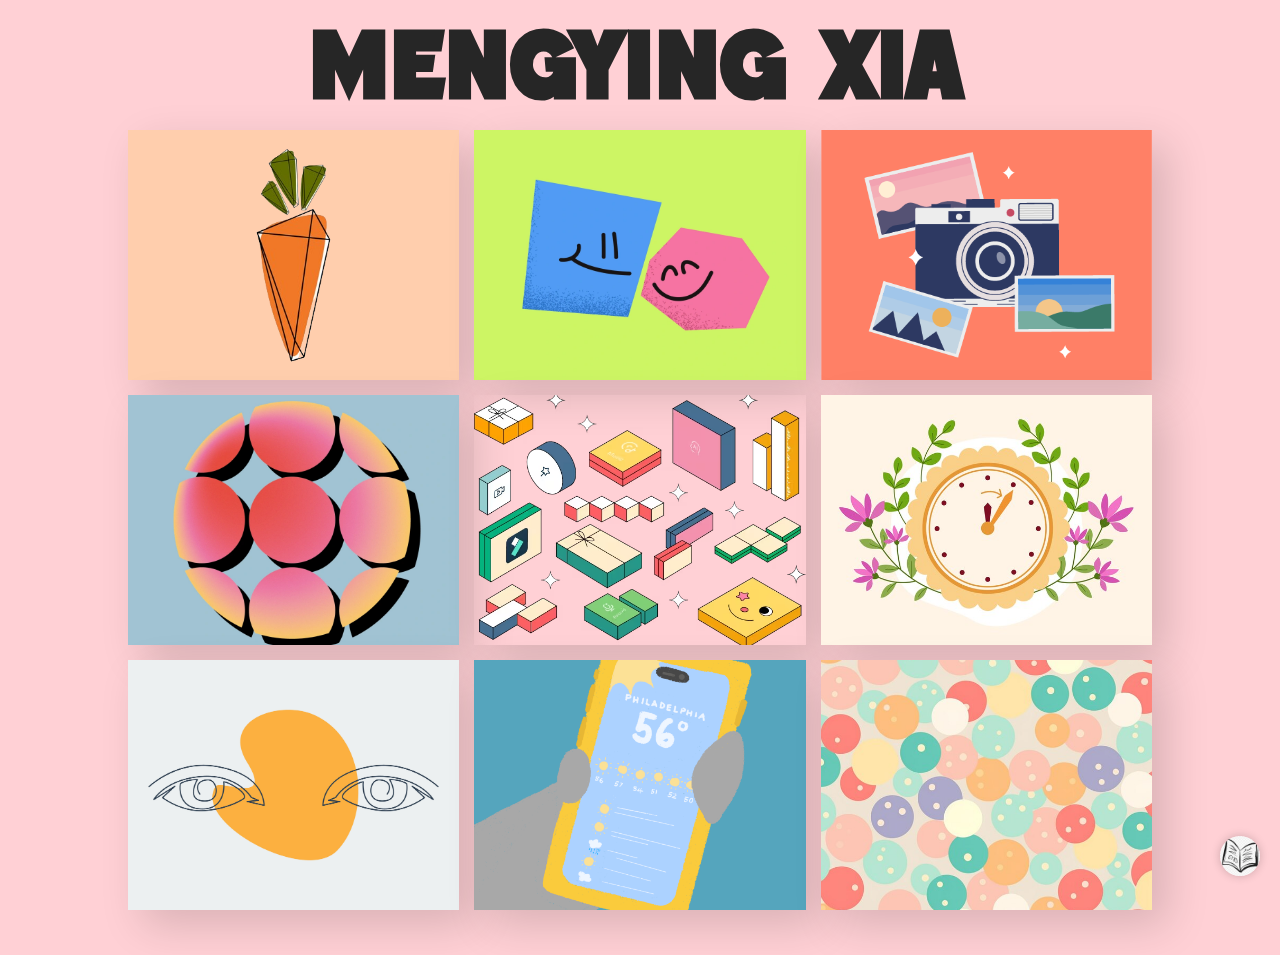
<file: MengyingXia_FinalPortfolio/index.html>
<!DOCTYPE html>
<html lang="en">

<head>
    <meta name="viewport" content="width=device-width, initial-scale=1, maximum-scale=1, user-scalable=no">
    <title>Mengying Xia's Final Portfolio</title>
    <link rel="stylesheet" href="style.css">
</head>

<body>
    <div class="wrapper">
        <h1 class="section-header">Mengying Xia</h1>
        <div class="main-content">
            <div class="box" id="box1" data-hover-color="#f09351" onclick="navigateToURL('https://codepen.io/Mengying-Xia/pen/YzdVNar')">
                <img src="S1A1.png" alt="Carrot">
                <div class="img-text">
                    <div class="content">
                        <h2>Section 1<br>Assignment 1</h2>
                    <p>A recreation of a carrot sticker with ASCII characters.</p>
                    </div>
                </div>
            </div>
            <div class="box" id="box2" data-hover-color="#FFA8F8" onclick="navigateToURL('https://codepen.io/Mengying-Xia/pen/eYbRGvy')">
                <img src="S1A2.png" alt="CSS for Life">
                <div class="img-text">
                    <div class="content">
                        <h2>Section 1<br>Assignment 2</h2>
                    <p>'CSS Still Life' based on collaboratively built assemblage sculpture in class, emphasizing HTML layout, nesting, CSS styling, with animations and design reductions.</p>
                    </div>
                </div>
            </div>
            <div class="box" id="box3" data-hover-color="#a686f0" onclick="navigateToURL('https://mxia0805.github.io/s1fp/')">
                <img src="S1FP.png" alt="My September Photo Gallery">
                <div class="img-text">
                    <div class="content">
                        <h2>Section 1<br>Final Project</h2>
                    <p>Explore my September Photo Gallery—a dynamic blend of exhibition elements showcasing a diverse array of images I captured throughout the month.</p>
                    </div>
                </div>
            </div>

            <div class="box" id="box4" data-hover-color="#94e0a6" onclick="navigateToURL('https://mxia0805.github.io/s1fp/october.html')">
                <img src="S2A1.png" alt="Web Ring">
                <div class="img-text">
                    <div class="content">
                        <h2>Section 2<br>Assignment 1</h2>
                    <p>We constructed a Web Ring linking and looping between all classmates' Section 1 Final Projects. Hint: start exploring others' work by clicking the 'Alien' icon.</p>
                    </div>
                </div>
            </div>
            <div class="box" id="box5" data-hover-color="#ffd991" onclick="navigateToURL('https://mxia0805.github.io/s2a2/')">
                <img src="S2A2.avif" alt="Unboxing">
                <div class="img-text">
                    <div class="content">
                        <h2>Section 2<br>Assignment 2</h2>
                    <p>The Unboxing Experience: A user-engaging, self-contained single-page site with hover effects and CSS selectors, ensuring optimal adaptability to diverse viewport sizes and usage of alt text.</p>
                    </div>
                </div>
            </div>
            <div class="box" id="box6" data-hover-color="#CBF5BA" onclick="navigateToURL('https://editor.p5js.org/MENGYINGX/sketches/vxCYUFiqK')">
                <img src="S2FP.jpg" alt="Blooming Clock">
                <div class="img-text">
                    <div class="content">
                        <h2>Section 2<br>Final Project</h2>
                    <p>Blooming Clock: A browser-based design using p5.js that creatively utilizes the system clock's three basic events (seconds, minutes, hours).</p>
                    </div>
                </div>
            </div>
            <div class="box" id="box7" data-hover-color="#fcbaa4" onclick="navigateToURL('https://saeylli.github.io//s3a1/index.html')">
                <img src="S3A1.jpg" alt="Human Observation">
                <div class="img-text">
                    <div class="content">
                        <h2>Section 3<br>Assignment 1</h2>
                    <p>Human Observation: a collaborative project where we script and perform a program, incorporating scripted 'functions' while introducing an element of 'chance'.</p>
                    </div>
                </div>
            </div>
            <div class="box" id="box8" data-hover-color="#A2C7E7" onclick="navigateToURL('https://jmo14.github.io/S3fp/')">
                <img src="S3A2.png" alt="Coat Check">
                <div class="img-text">
                    <div class="content">
                        <h2>Section 3<br>Assignment 2</h2>
                    <p>Coat Check: A promotion webstie for an interactive API linking with IFTTT, incorporating illustrative story boards and UI Design.</p>
                    </div>
                </div>
            </div>
            <div class="box" id="box9" data-hover-color="#CBB5F9" onclick="navigateToURL('https://mxia0805.github.io/s3fp/')">
                <img src="S3FP.jpg" alt="Bubble Generator">
                <div class="img-text">
                    <div class="content">
                        <h2>Section 3<br>Final Project</h2>
                    <p>Explore the interactive world of this Bubble Generator—an engaging generative design powered by JavaScript, featuring dynamic visual elements crafted with functions, loops, and conditionals.</p>
                    </div>
                </div>
            </div>

            <a href="reading.html" class="book-icon-link">
                <img src="bookicon.webp" alt="Reading Responses">
            </a>
        </div>
    </div>
 
        <script>
            function navigateToURL(url) {
                window.location.href = url;
            }
        </script>
    
    <script src="script.js"></script>
</body>

</html>
</file>
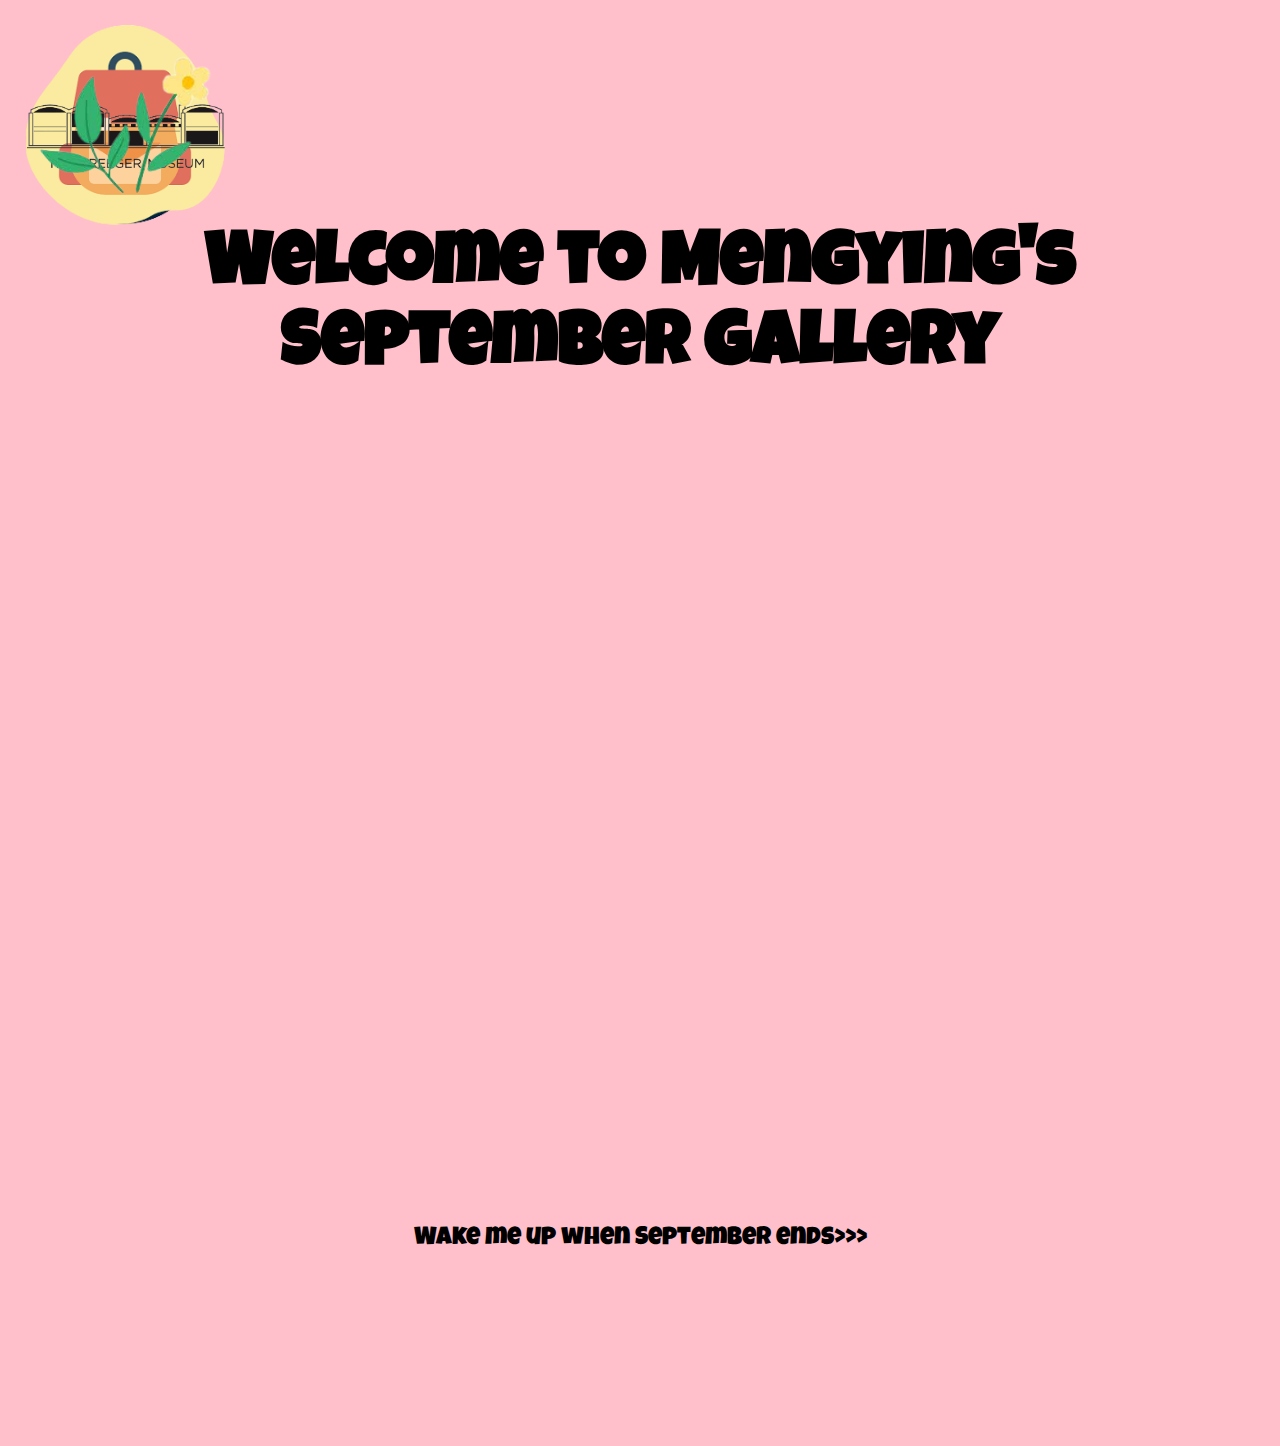
<file: s1fp/index.html>
<head>
    <link rel="stylesheet" href="style.css">
</head>
<body id="index">

    <section id="maintext">
       <h1>Welcome to Mengying's September Gallery</h1>
    </section>
    
    <table id="iconnav">
        <tr>
            <td class="easeanimation">    
            <a href="2.html"><img src="beach icon.png"></a>
            </td>
            
            <td class="easeanimation">
                <a href="3.html"><img src="DC icon.png"></a>  
            </td>
            
            <td class="easeanimation">
                <a href="4.html"><img src="food icon 4.png"></a>
            </td>
          </tr>

          <tr>
            <td class="easeanimation">
             <a href="5.html"><img src="backpack icon.png"></a>
            </td>

            <td class="easeanimation">
                <a href="6.html"><img src="museum icon.png"></a>
            </td>

            <td class="easeanimation">
                <a href="7.html"><img src="plants icon.png"></a>
            </td>
          </tr>
    </table>  
    
    <a href="october.html" id="buttonlink"><div id ="button">Wake me up when September ends>>></div></a>

  
</body>
</file>
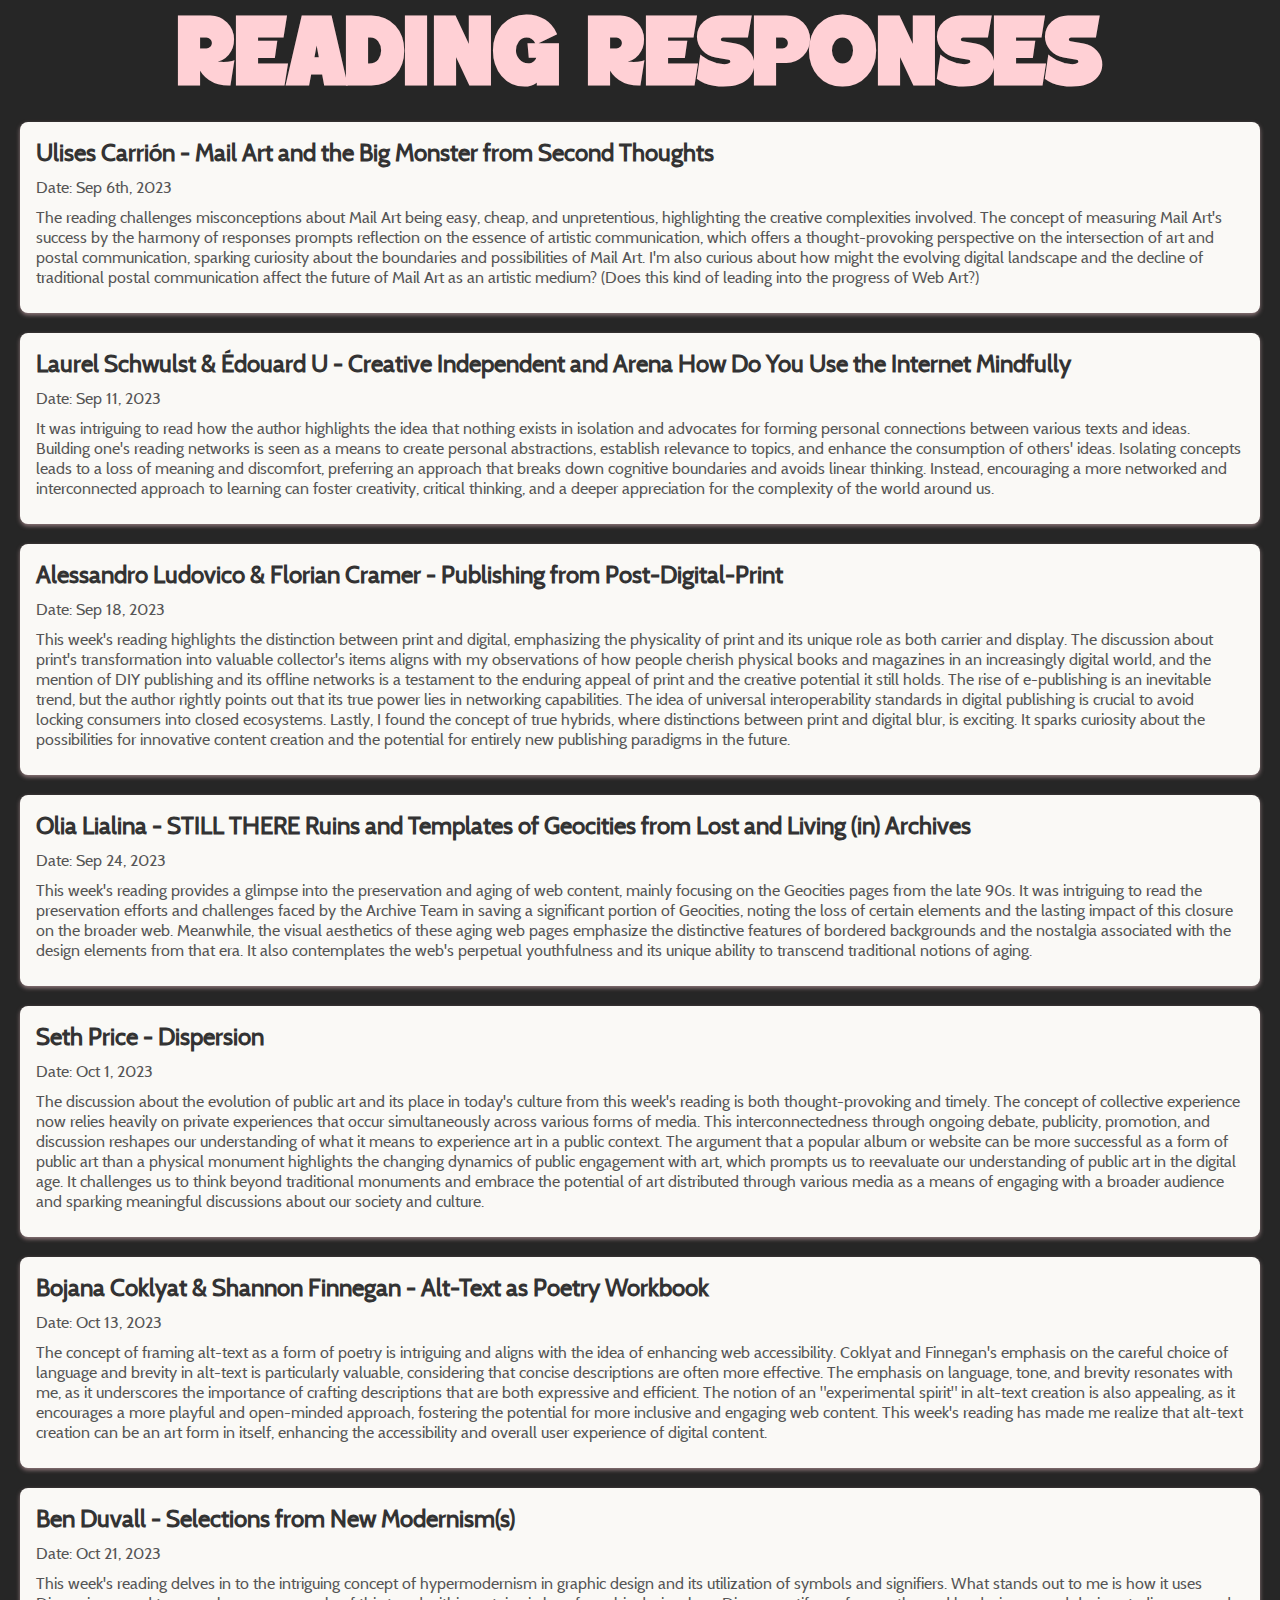
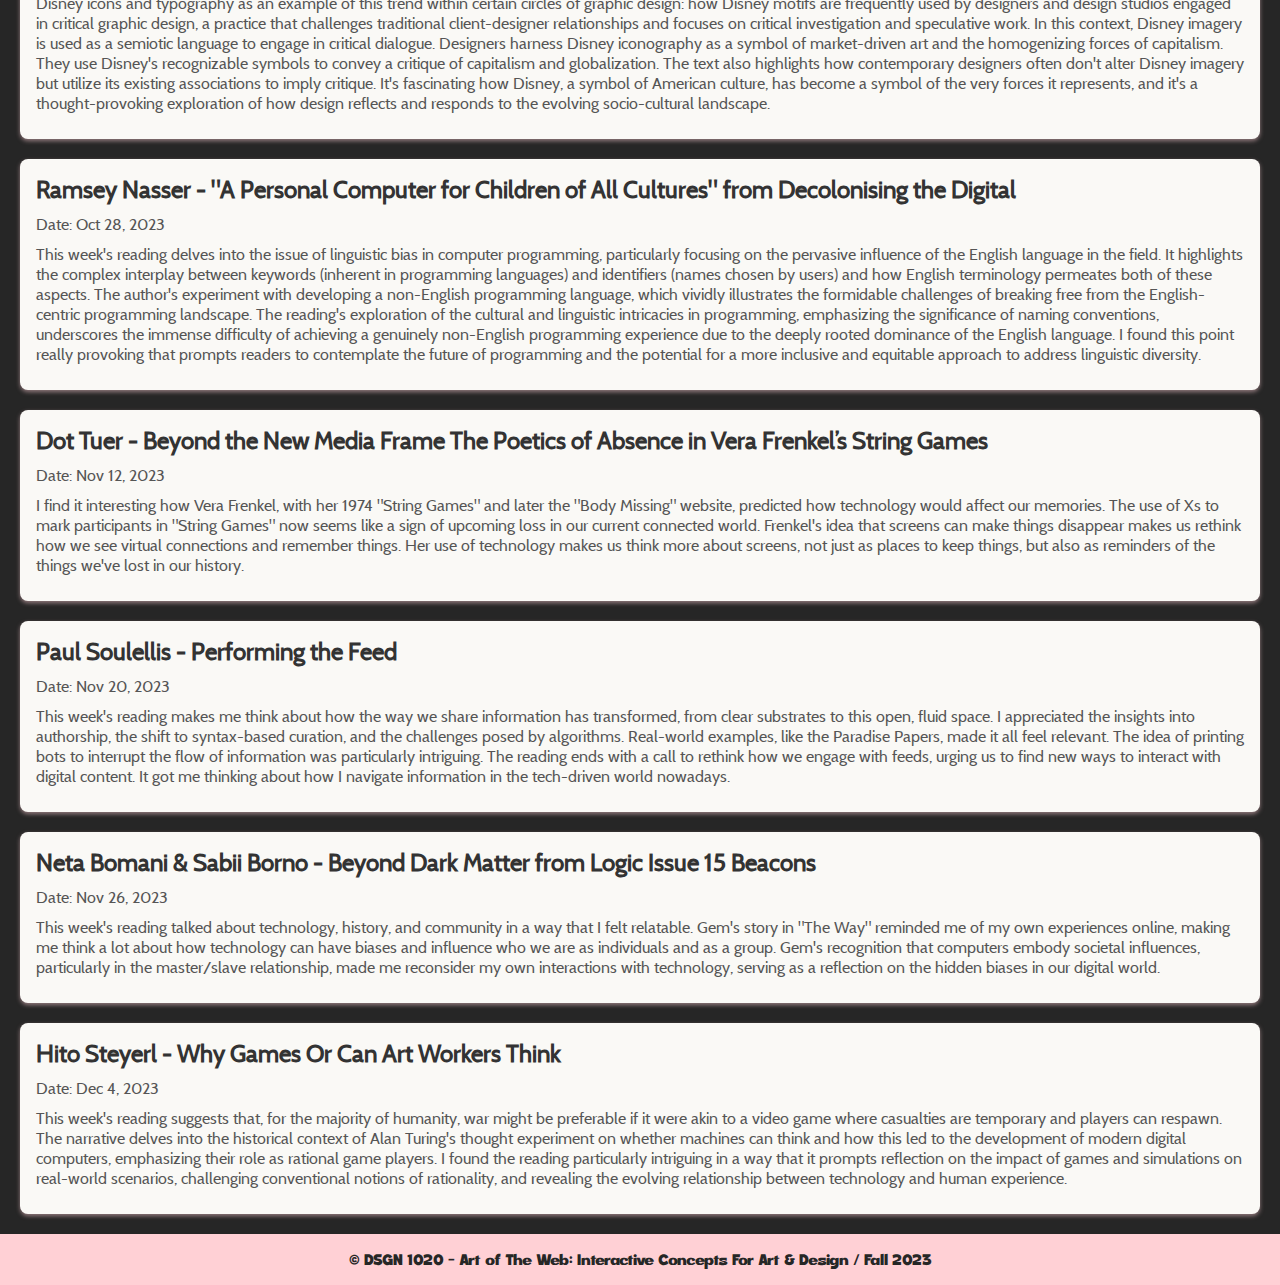
<file: MengyingXia_FinalPortfolio/reading.html>
<!DOCTYPE html>
<html lang="en">

<head>
    <meta charset="UTF-8">
    <meta name="viewport" content="width=device-width, initial-scale=1.0">
    <title>Reading Responses</title>
    <link rel="stylesheet" href="style1.css">
</head>

<body>
    <header>
        <h1>READING RESPONSES</h1>
    </header>

    <div class="reading-response-container">
        <h2>Ulises Carrión - Mail Art and the Big Monster from Second Thoughts</h2>
        <p>Date: Sep 6th, 2023</p>
        <p>
            The reading challenges misconceptions about Mail Art being easy, cheap, and unpretentious, highlighting the creative complexities involved. The concept of measuring Mail Art's success by the harmony of responses prompts reflection on the essence of artistic communication, which offers a thought-provoking perspective on the intersection of art and postal communication, sparking curiosity about the boundaries and possibilities of Mail Art. I'm also curious about how might the evolving digital landscape and the decline of traditional postal communication affect the future of Mail Art as an artistic medium? (Does this kind of leading into the progress of Web Art?) 
        </p>
    </div>

    <div class="reading-response-container">
        <h2>Laurel Schwulst & Édouard U - Creative Independent and Arena How Do You Use the Internet Mindfully</h2>
        <p>Date: Sep 11, 2023</p>
        <p>
            It was intriguing to read how the author highlights the idea that nothing exists in isolation and advocates for forming personal connections between various texts and ideas. Building one's reading networks is seen as a means to create personal abstractions, establish relevance to topics, and enhance the consumption of others' ideas. Isolating concepts leads to a loss of meaning and discomfort, preferring an approach that breaks down cognitive boundaries and avoids linear thinking. Instead, encouraging a more networked and interconnected approach to learning can foster creativity, critical thinking, and a deeper appreciation for the complexity of the world around us.
        </p>
    </div>

    <div class="reading-response-container">
        <h2>Alessandro Ludovico & Florian Cramer - Publishing from Post-Digital-Print</h2>
        <p>Date: Sep 18, 2023</p>
        <p>
            This week's reading highlights the distinction between print and digital, emphasizing the physicality of print and its unique role as both carrier and display. The discussion about print's transformation into valuable collector's items aligns with my observations of how people cherish physical books and magazines in an increasingly digital world, and the mention of DIY publishing and its offline networks is a testament to the enduring appeal of print and the creative potential it still holds. The rise of e-publishing is an inevitable trend, but the author rightly points out that its true power lies in networking capabilities. The idea of universal interoperability standards in digital publishing is crucial to avoid locking consumers into closed ecosystems. Lastly, I found the concept of true hybrids, where distinctions between print and digital blur, is exciting. It sparks curiosity about the possibilities for innovative content creation and the potential for entirely new publishing paradigms in the future.
        </p>
    </div>
     
    <div class="reading-response-container">
        <h2>Olia Lialina - STILL THERE Ruins and Templates of Geocities from Lost and Living (in) Archives</h2>
        <p>Date: Sep 24, 2023</p>
        <p>
            This week's reading provides a glimpse into the preservation and aging of web content, mainly focusing on the Geocities pages from the late 90s.  It was intriguing to read the preservation efforts and challenges faced by the Archive Team in saving a significant portion of Geocities, noting the loss of certain elements and the lasting impact of this closure on the broader web. Meanwhile, the visual aesthetics of these aging web pages emphasize the distinctive features of bordered backgrounds and the nostalgia associated with the design elements from that era. It also contemplates the web's perpetual youthfulness and its unique ability to transcend traditional notions of aging. 
        </p>
    </div>

    <div class="reading-response-container">
        <h2>Seth Price - Dispersion</h2>
        <p>Date: Oct 1, 2023</p>
        <p>
            The discussion about the evolution of public art and its place in today's culture from this week's reading is both thought-provoking and timely. The concept of collective experience now relies heavily on private experiences that occur simultaneously across various forms of media. This interconnectedness through ongoing debate, publicity, promotion, and discussion reshapes our understanding of what it means to experience art in a public context. The argument that a popular album or website can be more successful as a form of public art than a physical monument highlights the changing dynamics of public engagement with art, which prompts us to reevaluate our understanding of public art in the digital age. It challenges us to think beyond traditional monuments and embrace the potential of art distributed through various media as a means of engaging with a broader audience and sparking meaningful discussions about our society and culture.
        </p>
    </div>

    <div class="reading-response-container">
        <h2>Bojana Coklyat & Shannon Finnegan - Alt-Text as Poetry Workbook</h2>
        <p>Date: Oct 13, 2023</p>
        <p>
            The concept of framing alt-text as a form of poetry is intriguing and aligns with the idea of enhancing web accessibility. Coklyat and Finnegan's emphasis on the careful choice of language and brevity in alt-text is particularly valuable, considering that concise descriptions are often more effective. The emphasis on language, tone, and brevity resonates with me, as it underscores the importance of crafting descriptions that are both expressive and efficient. The notion of an "experimental spirit" in alt-text creation is also appealing, as it encourages a more playful and open-minded approach, fostering the potential for more inclusive and engaging web content. This week's reading has made me realize that alt-text creation can be an art form in itself, enhancing the accessibility and overall user experience of digital content.
        </p>
    </div>

    <div class="reading-response-container">
        <h2>Ben Duvall - Selections from New Modernism(s)</h2>
        <p>Date: Oct 21, 2023</p>
        <p>
            This week's reading delves in to the intriguing concept of hypermodernism in graphic design and its utilization of symbols and signifiers. What stands out to me is how it uses Disney icons and typography as an example of this trend within certain circles of graphic design: how Disney motifs are frequently used by designers and design studios engaged in critical graphic design, a practice that challenges traditional client-designer relationships and focuses on critical investigation and speculative work. In this context, Disney imagery is used as a semiotic language to engage in critical dialogue. Designers harness Disney iconography as a symbol of market-driven art and the homogenizing forces of capitalism. They use Disney's recognizable symbols to convey a critique of capitalism and globalization. The text also highlights how contemporary designers often don't alter Disney imagery but utilize its existing associations to imply critique. It's fascinating how Disney, a symbol of American culture, has become a symbol of the very forces it represents, and it's a thought-provoking exploration of how design reflects and responds to the evolving socio-cultural landscape.
        </p>
    </div>

    <div class="reading-response-container">
        <h2>Ramsey Nasser - "A Personal Computer for Children of All Cultures" from Decolonising the Digital</h2>
        <p>Date: Oct 28, 2023</p>
        <p>
            This week's reading delves into the issue of linguistic bias in computer programming, particularly focusing on the pervasive influence of the English language in the field. It highlights the complex interplay between keywords (inherent in programming languages) and identifiers (names chosen by users) and how English terminology permeates both of these aspects. The author's experiment with developing a non-English programming language, which vividly illustrates the formidable challenges of breaking free from the English-centric programming landscape. The reading's exploration of the cultural and linguistic intricacies in programming, emphasizing the significance of naming conventions, underscores the immense difficulty of achieving a genuinely non-English programming experience due to the deeply rooted dominance of the English language. I found this point really provoking that prompts readers to contemplate the future of programming and the potential for a more inclusive and equitable approach to address linguistic diversity.
        </p>
    </div>

    <div class="reading-response-container">
        <h2>Dot Tuer - Beyond the New Media Frame The Poetics of Absence in Vera Frenkel’s String Games</h2>
        <p>Date: Nov 12, 2023</p>
        <p>
            I find it interesting how Vera Frenkel, with her 1974 "String Games" and later the "Body Missing" website, predicted how technology would affect our memories. The use of Xs to mark participants in "String Games" now seems like a sign of upcoming loss in our current connected world. Frenkel's idea that screens can make things disappear makes us rethink how we see virtual connections and remember things. Her use of technology makes us think more about screens, not just as places to keep things, but also as reminders of the things we've lost in our history.
        </p>
    </div>

    <div class="reading-response-container">
        <h2>Paul Soulellis - Performing the Feed</h2>
        <p>Date: Nov 20, 2023</p>
        <p>
            This week's reading makes me think about how the way we share information has transformed, from clear substrates to this open, fluid space. I appreciated the insights into authorship, the shift to syntax-based curation, and the challenges posed by algorithms. Real-world examples, like the Paradise Papers, made it all feel relevant. The idea of printing bots to interrupt the flow of information was particularly intriguing. The reading ends with a call to rethink how we engage with feeds, urging us to find new ways to interact with digital content. It got me thinking about how I navigate information in the tech-driven world nowadays.
        </p>
    </div>

    <div class="reading-response-container">
        <h2>Neta Bomani & Sabii Borno - Beyond Dark Matter from Logic Issue 15 Beacons</h2>
        <p>Date: Nov 26, 2023</p>
        <p>
            This week's reading talked about technology, history, and community in a way that I felt relatable. Gem's story in "The Way" reminded me of my own experiences online, making me think a lot about how technology can have biases and influence who we are as individuals and as a group. Gem's recognition that computers embody societal influences, particularly in the master/slave relationship, made me reconsider my own interactions with technology, serving as a reflection on the hidden biases in our digital world.
        </p>
    </div>

    <div class="reading-response-container">
        <h2>Hito Steyerl - Why Games Or Can Art Workers Think</h2>
        <p>Date: Dec 4, 2023</p>
        <p>
            This week's reading suggests that, for the majority of humanity, war might be preferable if it were akin to a video game where casualties are temporary and players can respawn. The narrative delves into the historical context of Alan Turing's thought experiment on whether machines can think and how this led to the development of modern digital computers, emphasizing their role as rational game players. I found the reading particularly intriguing in a way that it prompts reflection on the impact of games and simulations on real-world scenarios, challenging conventional notions of rationality, and revealing the evolving relationship between technology and human experience.
        </p>
    </div>

    <footer>
        <p>&copy; DSGN 1020 -
            Art of The Web: Interactive Concepts For Art & Design / Fall 2023</p>
    </footer>
</body>

</html>
</file>
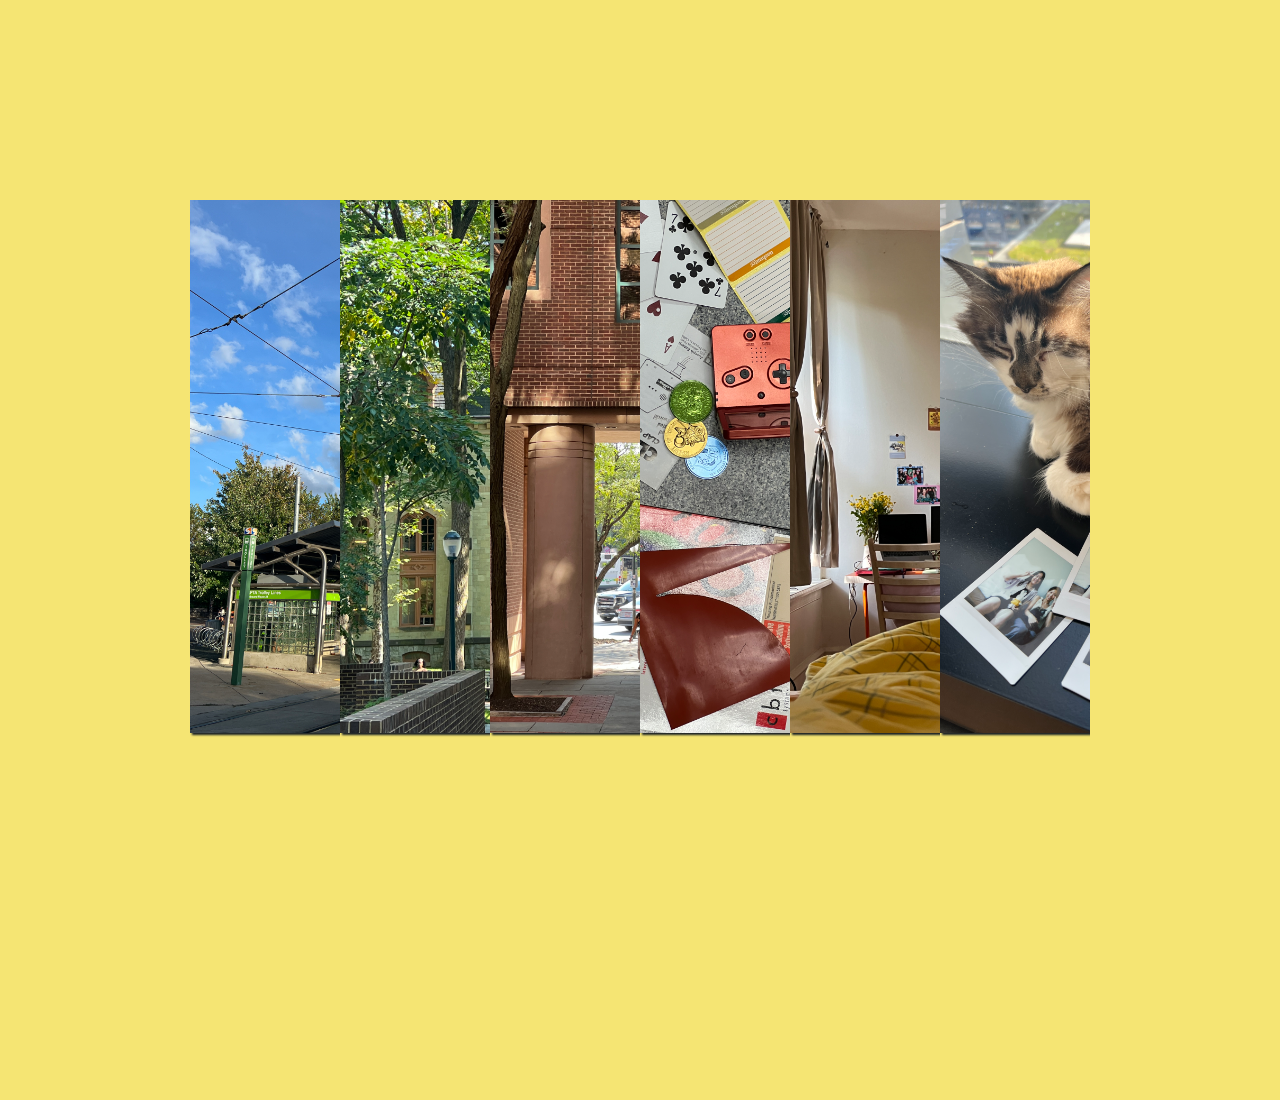
<file: s1fp/5.html>
<head>
    <link rel="stylesheet" href="style.css">
    
    <style>
        *{
            padding:0;
            margin:0;
        }
        body{
            background-color:#f5e573;
            display:flex;
            justify-content: center;
        }
        .a{
            width:900px;
    
            position: relative;
            top:200px;
            overflow: hidden;
            display: flex;
            justify-content: center;
            
        }
        .b{
           transition:.7s;
           overflow:hidden;
       
        }
        .b:hover{
            flex-shrink:0;
            flex-grow:0;
        }
        .b
        img{
            width:400px;
            box-shadow: 2px 2px 2px #181f24;
        }
    </style>
</head>


<body>
    <div class="a">
        <div class="b"><img src="sl 1.JPG"></div>
        <div class="b"><img src="sl6.JPG"></div>
        <div class="b"><img src="sl4.JPG"></div>
        <div class="b"><img src="sl7.JPG"></div>
        <div class="b"><img src="sl5.JPG"></div>
        <div class="b"><img src="sl0.JPG"></div>
       
        
    </div>
</body>
</file>
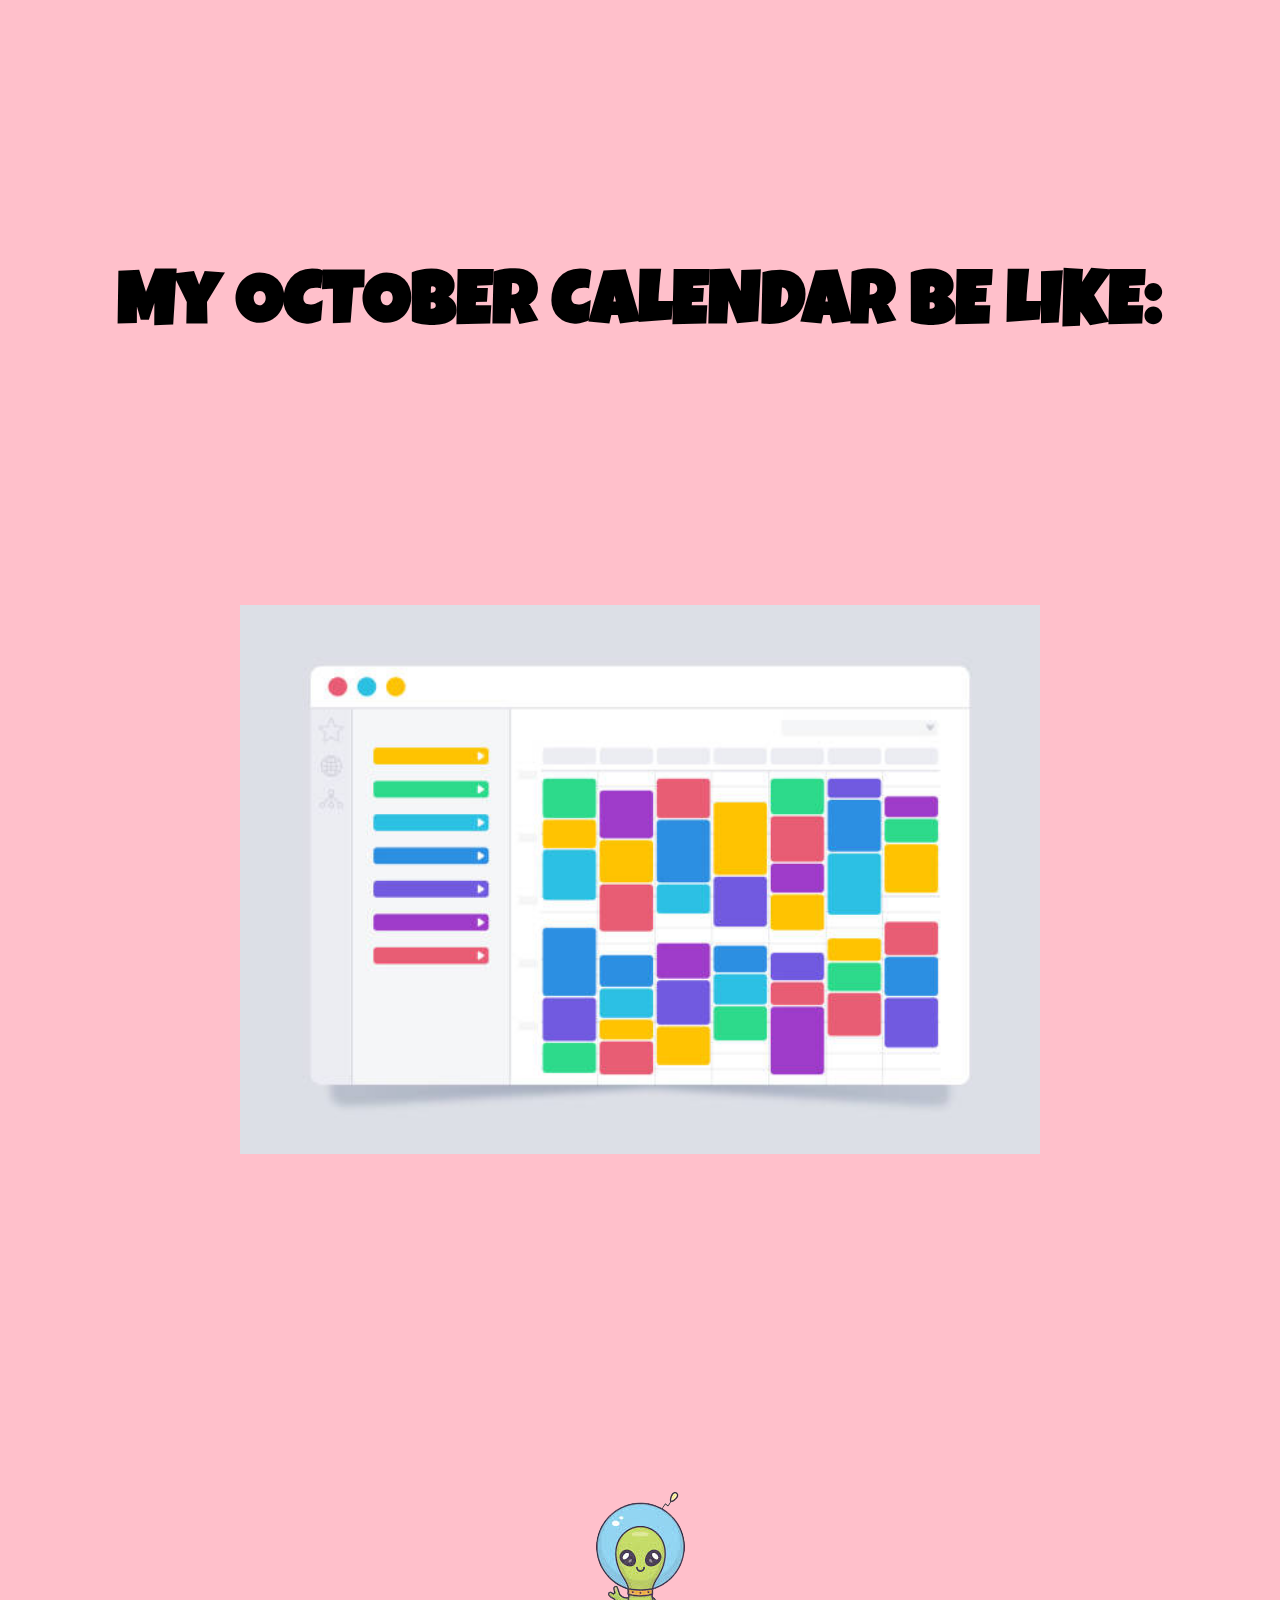
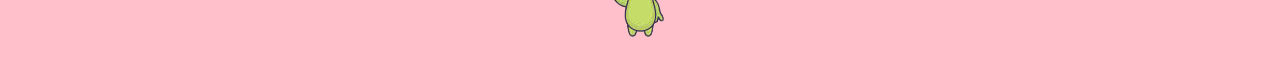
<file: s1fp/october.html>
<head>
    <link rel="stylesheet" href="style.css">
</head>
<body id="index">
    <section id="maintext">
        <h1>My OCTOBER CALENDAR BE LIKE:</h1>
        <div><img width="800" src="October.jpeg"> </div>
        <div id="bottom">
            <a href="https://aseoaseo.github.io/s1fp/"><img src="alien icon.png"></a>
        </div>

     </section>
</file>
<file: MengyingXia_FinalPortfolio/style.css>
@font-face{
    font-family: Rosela;
    src: url(Rosela.otf)
}

@font-face{
    font-family: Cabin;
    src: url(Cabin.ttf)
}


*{
    margin: 0;
    padding: 0;
    box-sizing: border-box;
    outline: none;
}
body{
    display: flex;
    justify-content: center;
    align-items: center;
    font-family: Rosela;
    background: #ffd0d5;
    width: 100%;
    min-height: 100vh; 
    transition: background-color 0.3s ease-in-out;  
}
.wrapper{
    width: 80%;
    padding: 30px 0;
    text-align: center;
}
.section-header{
    text-transform: uppercase;
    line-height: 70px;
    padding-bottom: 30px;
    font-size: 100px;
    color: #262626;
    letter-spacing: 2px;
    
}
.content {
  padding: 10%;
}
.content h2 {
  font-size: 30px;
  text-transform: uppercase;
  margin-bottom: 15px;
}
.content p {
  line-height: 1.5;
}
.main-content{
    width: 100%;
    display: grid;
    grid-template-columns: repeat(auto-fit, minmax(300px, 1fr));
    grid-main-content-gap: 25px;
    grid-column-gap: 15px;
}
.box {
    position: relative;
    cursor: pointer;
    margin-bottom: 15px;
    box-shadow: 15px 15px 40px rgba(0, 0, 0, 0.15);
    height: 250px;
    overflow: hidden;
}
.box p {
    font-family: Cabin;
}
.main-content .box{
    position: relative;
    cursor: pointer;
    margin-bottom: 15px;
    box-shadow: 15px 15px 40px rgba(0, 0, 0, 0.15);
    height: 250px;
    overflow: hidden;  
}

.main-content .box::before{
    content: '';
    position: absolute;
    top: 0;
    right: 0;
    width: 5px;
    height: 100%;
    transition: all 0.3s ease-in-out;
}
.main-content .box:hover:before{
    top: 0;
    right: calc(100% - 5px);
    z-index: 10;
}
.main-content .box img{
    width: 100%;
    height: 100%;
    object-fit: cover;
}
.main-content .box .img-text {
	position: absolute;
    display: flex;
	justify-content: center;
	align-items: center;
	background: rgba(255,255,255,0.8);
	width: 100%;
	height: 100%;
	top: 0;
	top: 100%;
	transition: all 0.5s ease-in-out;	
}
.main-content .box:hover .img-text{
    top: 0;
}
.book-icon-link {
    position: fixed;
    bottom: 20px;
    right: 20px;
    z-index: 999; 
    text-decoration: none;
}

.book-icon-link img {
    width: 40px; /* Adjust the size of the icon */
    height: auto;
    border-radius: 50%; /* Make the icon circular */
    box-shadow: 0 0 10px rgba(0, 0, 0, 0.2); 
    transition: transform 0.3s ease-in-out; 
}

.book-icon-link:hover img {
    transform: scale(1.1); 
}
@media only screen and (max-width: 600px) {
    .box {
        width: 100%;
    }

    .img-text {
        padding: 10px;
    }

    img {
        max-width: 100%;
        height: auto;
    }

    a {
        font-size: 18px;
    }

    .main-content .box::before {
        right: 0;
    }
    .section-header {
        font-size: 50px; /* Adjust the font size for smaller screens */
        line-height: 60px; 
        padding-bottom: 20px; 
    }
}
</file>
<file: s1fp/style.css>
@import url('https://fonts.googleapis.com/css2?family=Luckiest+Guy&display=swap');

html, body {
    margin:0;
    padding:0;
    font-family: 'Luckiest Guy', cursive;
   
}

#index {
    background-color: pink;    
}
  
#maintext{ 
    text-align: center;
    line-height: 80px;
    margin-top: 60px;
    margin-bottom: -50px;
   
}
h1{
    color:black;
    font-size: 75px;
    display: flex;
    height: 55%;
    align-items: center;
    justify-content: center;
}

#button {
    width:500px;
    color:#000;
    font-size: 20px;
    padding: 15px 0;
    background: pink;
    border:0;
    border-radius: 40px;
    outline: none;
    margin:auto;
    margin-top: 150px;
    font-style: #f6f7c3;
    font-family: 'Luckiest Guy', cursive;
    font-size: 25px;
    text-align: center;
    position: relative;
    justify-content: center;
    margin-bottom: 180px;
    align-items: center;
    display: flex;

}

#buttonlink {text-decoration: none; text-align: center; margin-top: 30px;
}

.easeanimation {
    transition: 1s;
  }
  
  #iconnav {
    position: relative;
    width: 700px;
    margin: auto;
  }

  td {
    position: relative;
    width: 200px;
    height: 200px;
    transform-style: preserve-3D;
    padding: 25px;
  }
  td img {
    width: 200px;
    height: auto;
  }
  
  td:hover {
    transform: rotateY(180deg);
  }
  
  .front {
    top: 0;
    left: 0;
    position: absolute;
    backface-visibility: hidden;
  }
  
  .back {
    top: 0;
    left: 0;
    position: absolute;
    transform: rotateY(180deg);
    backface-visibility: hidden;
  }
#bottom{
    margin-top: 300px;
}
</file>
<file: MengyingXia_FinalPortfolio/style1.css>
@font-face{
    font-family: Rosela;
    src: url(Rosela.otf)
}

@font-face{
    font-family: Cabin;
    src: url(Cabin.ttf)
}


*{
    margin: 0;
    padding: 0;
    box-sizing: border-box;
    outline: none;
}


body {
    font-family: Cabin;
    background-color: #262626;
    margin: 0;
    padding: 0;
    width: 100%;
    min-height: 100vh; 
}

header {
    font-family: Rosela;
    background-color:#262626;
    font-size: 50px;
    color: #ffd0d5;
    text-align: center;
    padding: 1rem;
    line-height: 70px; 
}

.reading-response-container {
    background-color:#FAF9F6;
    padding: 1rem;
    margin: 20px;
    border-radius: 8px;
    box-shadow: 0 2px 4px rgba(255,208,213, 0.5);
}

.reading-response-container h2 {
    color: #333;
}

.reading-response-container p {
    margin: 10px 0;
    color: #555;
}

footer {
    font-family: Rosela;
    background-color: #ffd0d5;
    color: #262626;
    text-align: center;
    padding: 1rem;
    position: relative;
    bottom: 0;
    width: 100%;
}

@media only screen and (max-width: 600px) {
    .box {
        width: 100%;
        /* Add other rules for small screens if needed */
    }

    header {
        font-size: 30px; /* Adjust the font size for smaller screens */
        line-height: 40px;
        padding-bottom: 10px;
    }
}
</file>
